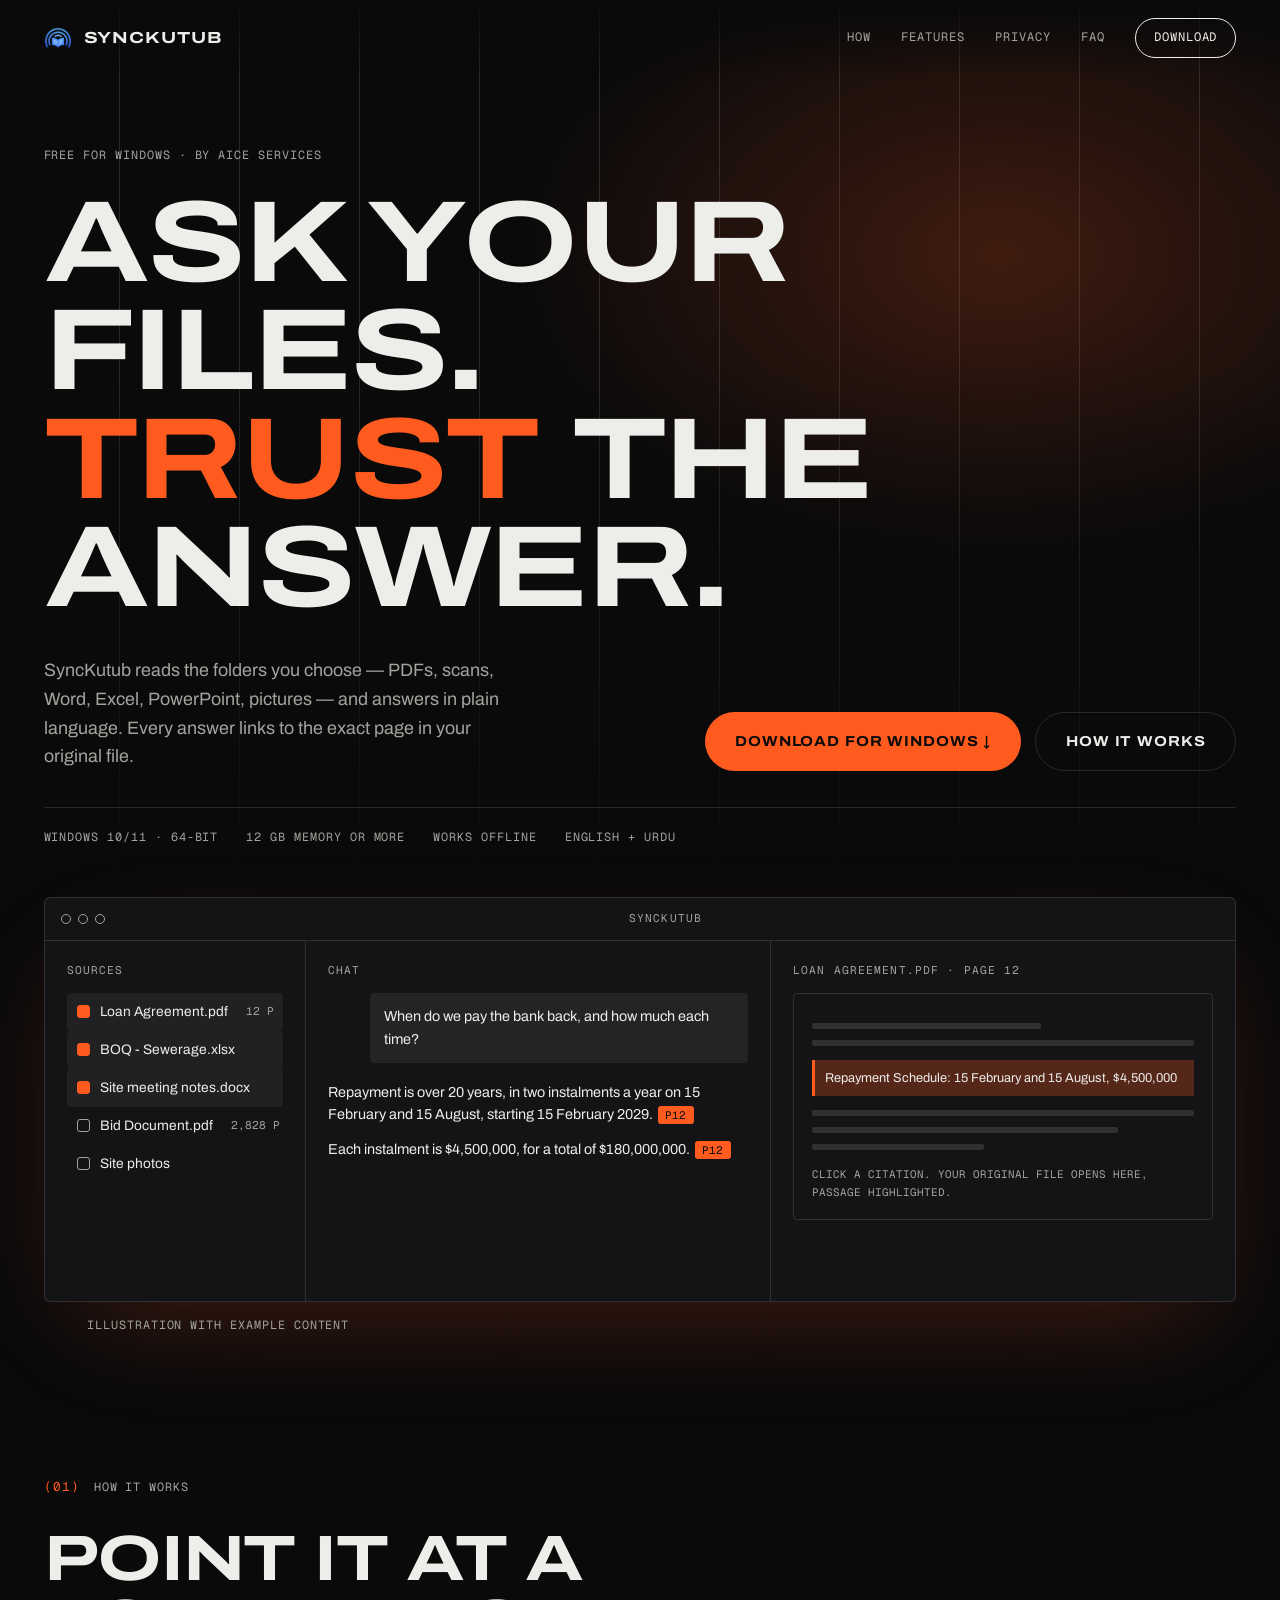
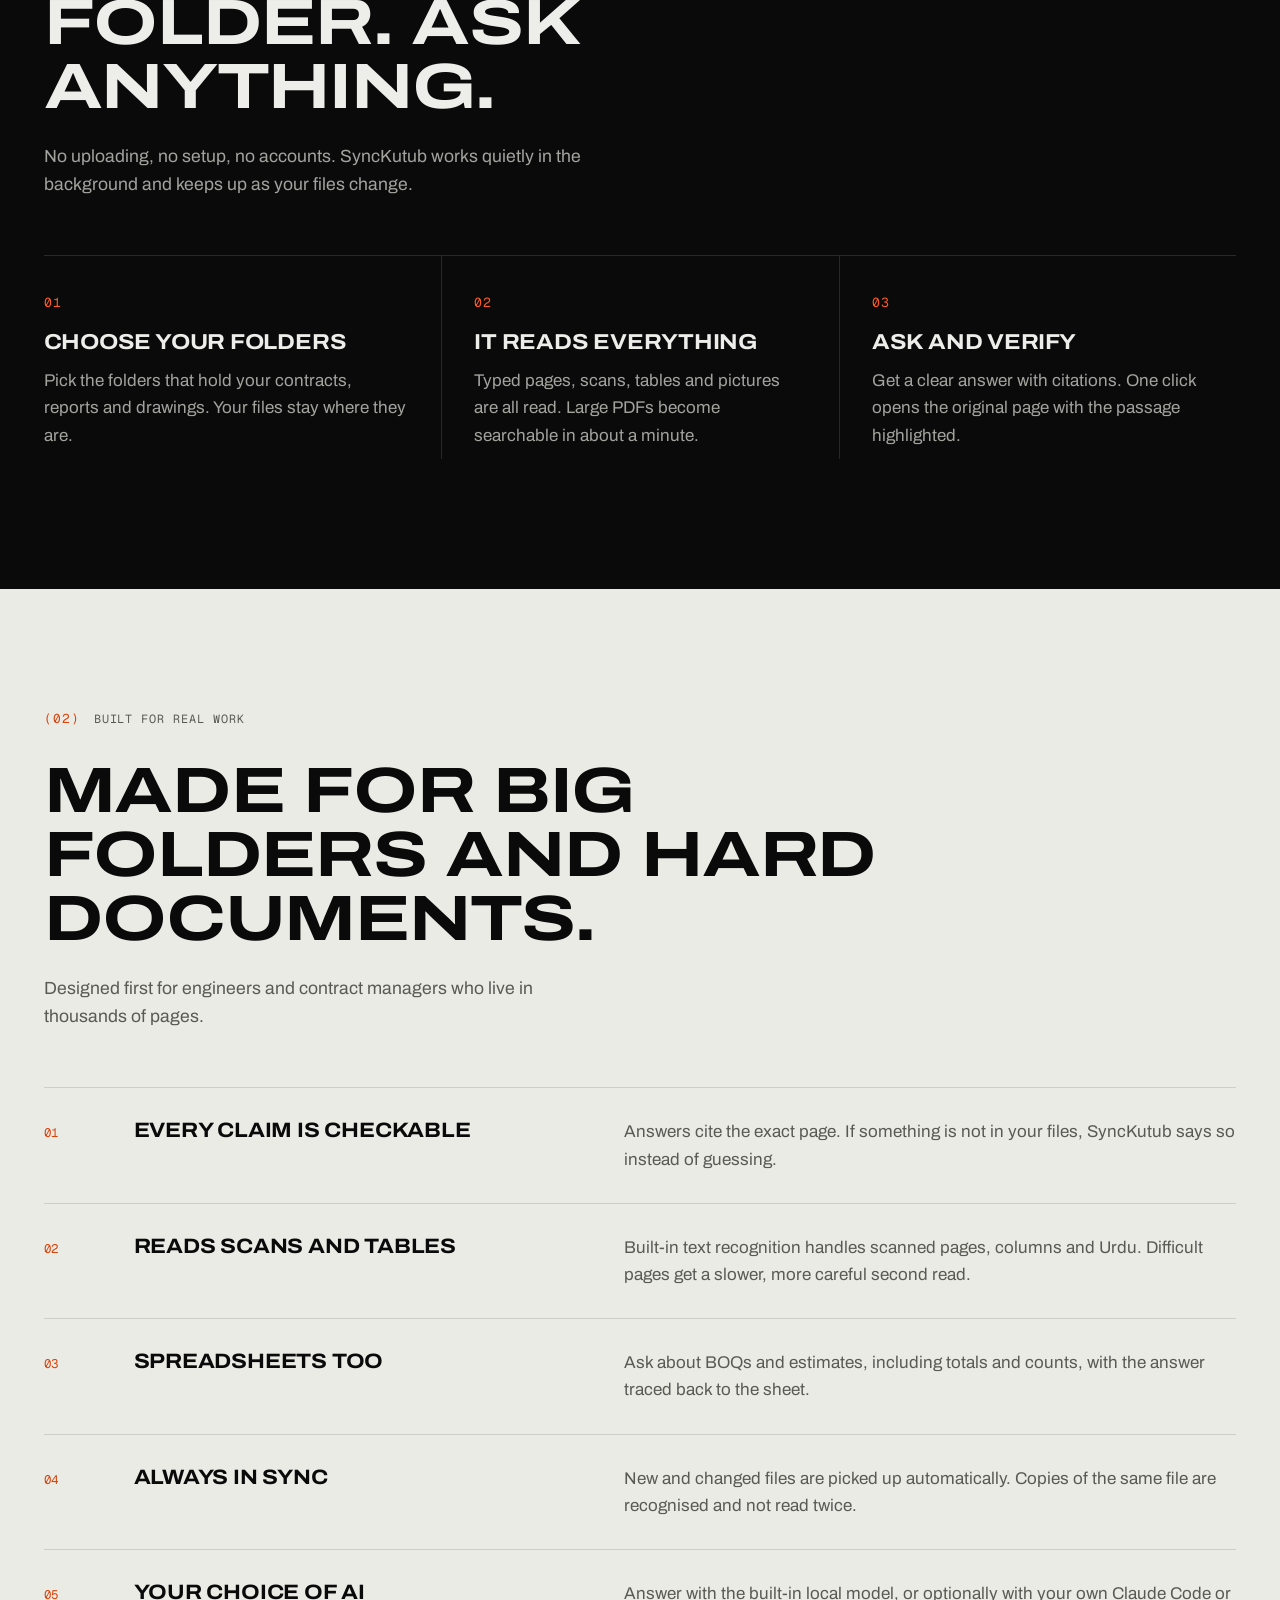
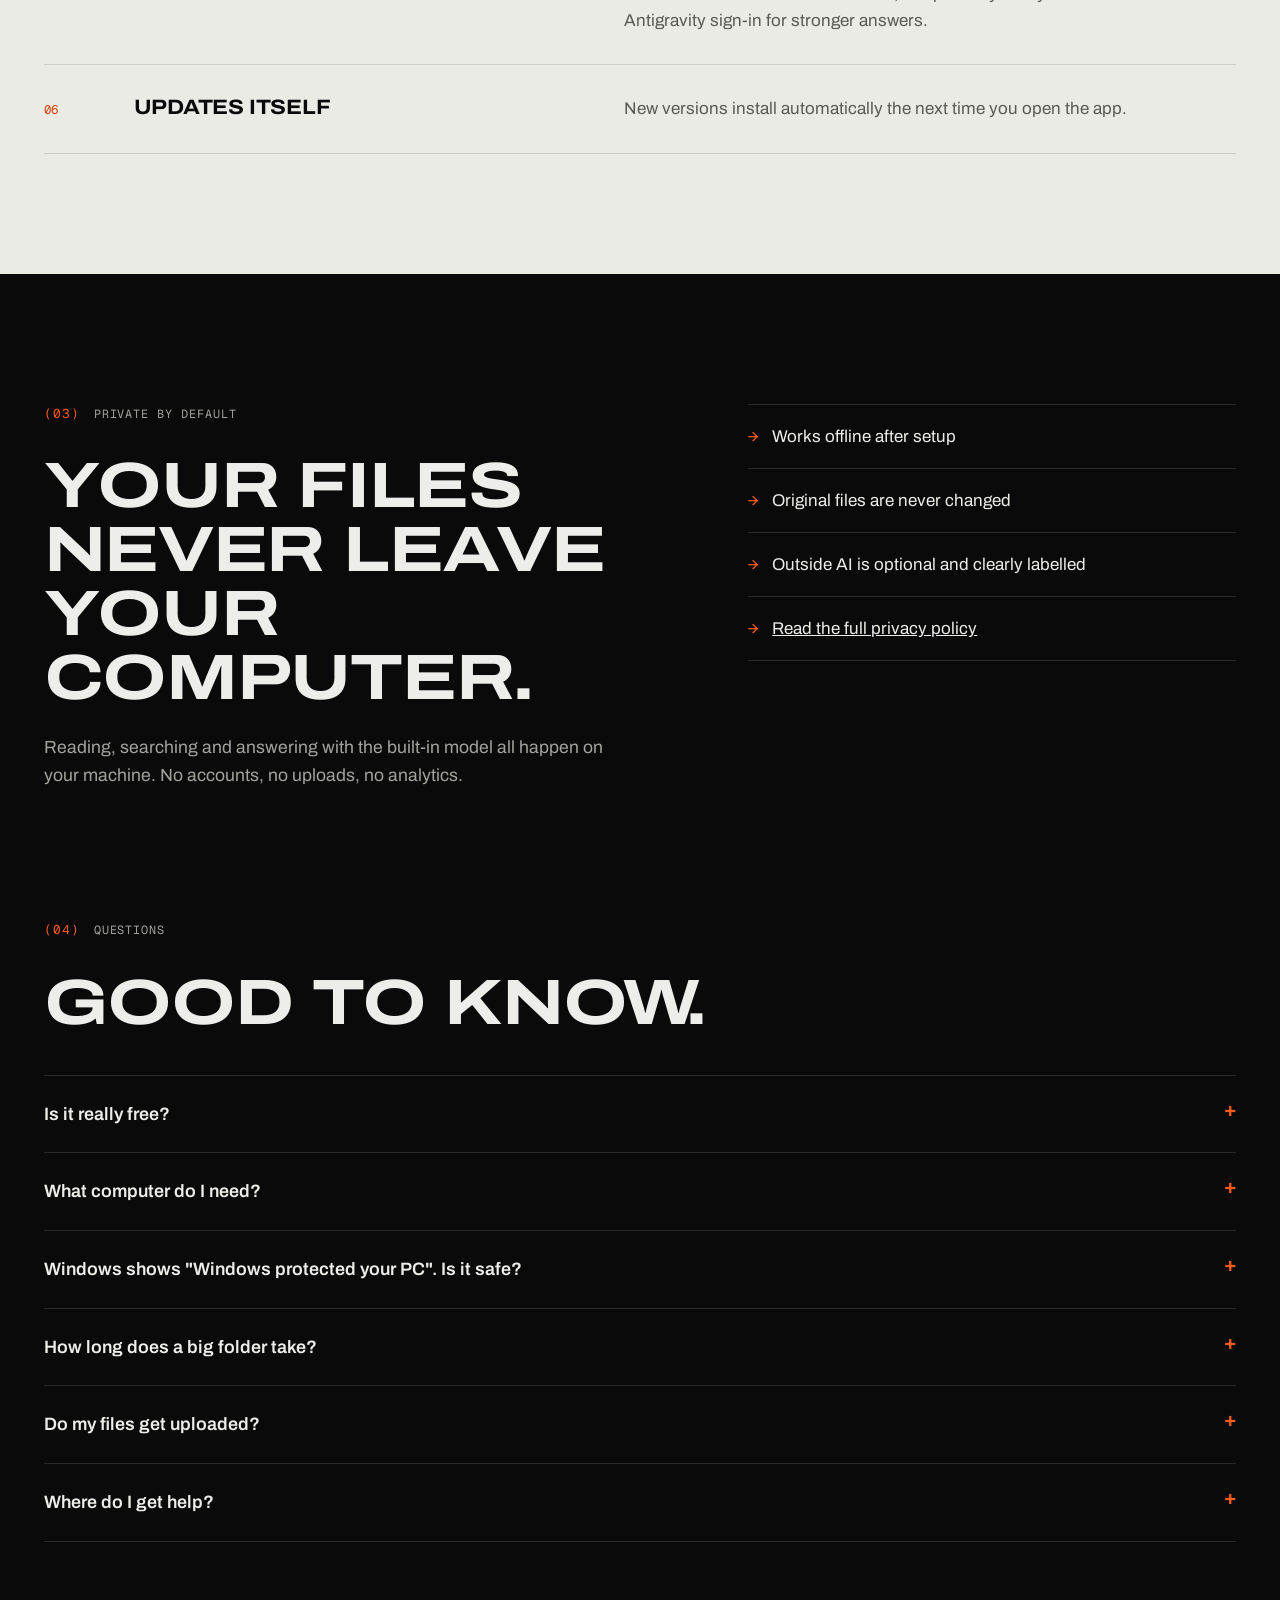
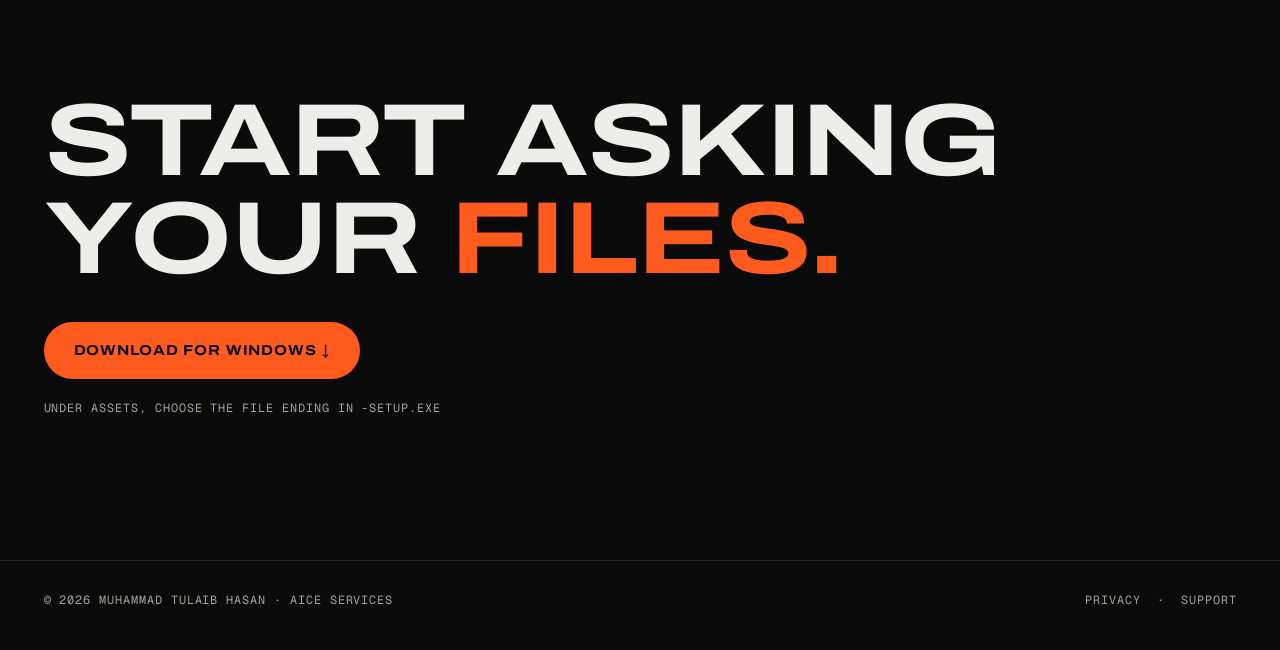
<file: synckutub/index.html>
<!doctype html><html lang="en"><head><meta charset="utf-8"><meta name="viewport" content="width=device-width,initial-scale=1">
<title>SyncKutub - ask questions of your own files</title>
<meta name="description" content="A free Windows app that answers questions from your own files, with clickable citations that open the exact page, highlighted.">
<meta name="theme-color" content="#0a0a0b">
<meta property="og:title" content="SyncKutub"><meta property="og:description" content="Ask your own files. Check every answer in one click.">
<link rel="icon" href="icon-1024.png">
<link rel="preconnect" href="https://fonts.googleapis.com"><link rel="preconnect" href="https://fonts.gstatic.com" crossorigin>
<link rel="stylesheet" href="https://fonts.googleapis.com/css2?family=Archivo:wdth,wght@100..125,400..700&family=Geist+Mono:wght@400&display=swap">
<link rel="stylesheet" href="style.css?v=4"></head><body>
<header><div class="wrap"><a class="brand" href="./"><img src="icon-1024.png" alt="">SyncKutub</a>
<nav><a href="#how">How</a><a href="#features">Features</a><a href="#privacy">Privacy</a><a href="#faq">FAQ</a><a class="navbtn" href="https://github.com/tulaibhasan/synckutub-releases/releases/latest">Download</a></nav></div></header>

<main>
<section class="hero"><div class="wrap">
<span class="mono">Free for Windows &middot; by AICE Services</span>
<h1>Ask your files.<br><span>Trust</span> the answer.</h1>
<div class="row">
<p class="lead">SyncKutub reads the folders you choose &mdash; PDFs, scans, Word, Excel, PowerPoint, pictures &mdash; and answers in plain language. Every answer links to the exact page in your original file.</p>
<div class="cta"><a class="btn" href="https://github.com/tulaibhasan/synckutub-releases/releases/latest">Download for Windows &darr;</a><a class="btn ghost" href="#how">How it works</a></div>
</div>
<div class="meta"><span class="mono">Windows 10/11 &middot; 64-bit</span><span class="mono">12 GB memory or more</span><span class="mono">Works offline</span><span class="mono">English + Urdu</span></div>
</div></section>

<div class="stage rv"><div class="app" aria-label="Illustration of the SyncKutub window">
<div class="bar"><i></i><i></i><i></i><span>SyncKutub</span></div>
<div class="cols">
<div class="pane srcs"><h5>Sources</h5>
<div class="src on"><b></b>Loan Agreement.pdf<small>12 P</small></div>
<div class="src on"><b></b>BOQ - Sewerage.xlsx</div>
<div class="src on"><b></b>Site meeting notes.docx</div>
<div class="src"><b></b>Bid Document.pdf<small>2,828 P</small></div>
<div class="src"><b></b>Site photos</div></div>
<div class="pane"><h5>Chat</h5>
<div class="q">When do we pay the bank back, and how much each time?</div>
<div class="ans"><p>Repayment is over 20 years, in two instalments a year on 15 February and 15 August, starting 15 February 2029.<span class="cite">P12</span></p>
<p>Each instalment is $4,500,000, for a total of $180,000,000.<span class="cite">P12</span></p></div></div>
<div class="pane pg"><h5>Loan Agreement.pdf &middot; Page 12</h5>
<div class="page"><div class="ln" style="width:60%"></div><div class="ln"></div>
<mark>Repayment Schedule: 15 February and 15 August, $4,500,000</mark>
<div class="ln"></div><div class="ln" style="width:80%"></div><div class="ln" style="width:45%"></div>
<div class="cap">CLICK A CITATION. YOUR ORIGINAL FILE OPENS HERE, PASSAGE HIGHLIGHTED.</div></div></div>
</div></div>
<div class="wrap"><p class="mono" style="margin-top:14px">Illustration with example content</p></div></div>

<section class="block" id="how"><div class="wrap">
<div class="label rv"><b>(01)</b><span class="mono">How it works</span></div>
<h2 class="big rv">Point it at a folder. Ask anything.</h2>
<p class="sub rv">No uploading, no setup, no accounts. SyncKutub works quietly in the background and keeps up as your files change.</p>
<div class="steps rv">
<div class="step"><div class="n">01</div><h3>Choose your folders</h3><p>Pick the folders that hold your contracts, reports and drawings. Your files stay where they are.</p></div>
<div class="step"><div class="n">02</div><h3>It reads everything</h3><p>Typed pages, scans, tables and pictures are all read. Large PDFs become searchable in about a minute.</p></div>
<div class="step"><div class="n">03</div><h3>Ask and verify</h3><p>Get a clear answer with citations. One click opens the original page with the passage highlighted.</p></div>
</div></div></section>

<section class="paper" id="features"><div class="wrap">
<div class="label rv"><b>(02)</b><span class="mono">Built for real work</span></div>
<h2 class="big rv">Made for big folders and hard documents.</h2>
<p class="sub rv">Designed first for engineers and contract managers who live in thousands of pages.</p>
<div class="list rv">
<div class="item"><span class="k">01</span><h3>Every claim is checkable</h3><p>Answers cite the exact page. If something is not in your files, SyncKutub says so instead of guessing.</p></div>
<div class="item"><span class="k">02</span><h3>Reads scans and tables</h3><p>Built-in text recognition handles scanned pages, columns and Urdu. Difficult pages get a slower, more careful second read.</p></div>
<div class="item"><span class="k">03</span><h3>Spreadsheets too</h3><p>Ask about BOQs and estimates, including totals and counts, with the answer traced back to the sheet.</p></div>
<div class="item"><span class="k">04</span><h3>Always in sync</h3><p>New and changed files are picked up automatically. Copies of the same file are recognised and not read twice.</p></div>
<div class="item"><span class="k">05</span><h3>Your choice of AI</h3><p>Answer with the built-in local model, or optionally with your own Claude Code or Antigravity sign-in for stronger answers.</p></div>
<div class="item"><span class="k">06</span><h3>Updates itself</h3><p>New versions install automatically the next time you open the app.</p></div>
</div></div></section>

<section class="block" id="privacy"><div class="wrap"><div class="priv">
<div class="rv"><div class="label"><b>(03)</b><span class="mono">Private by default</span></div>
<h2 class="big">Your files never leave your computer.</h2>
<p class="sub" style="margin-bottom:0">Reading, searching and answering with the built-in model all happen on your machine. No accounts, no uploads, no analytics.</p></div>
<ul class="rv"><li><b>&rarr;</b>Works offline after setup</li><li><b>&rarr;</b>Original files are never changed</li><li><b>&rarr;</b>Outside AI is optional and clearly labelled</li><li><b>&rarr;</b><a href="privacy.html">Read the full privacy policy</a></li></ul>
</div></div></section>

<section class="block" id="faq"><div class="wrap">
<div class="label rv"><b>(04)</b><span class="mono">Questions</span></div>
<h2 class="big rv">Good to know.</h2>
<div class="faq rv" style="margin-top:40px">
<details><summary>Is it really free?</summary><p>Yes. SyncKutub is free to download and use.</p></details>
<details><summary>What computer do I need?</summary><p>Windows 10 or 11 (64-bit) with at least 12 GB of memory. 16 GB or more is recommended; with 12 to 16 GB, answers are slower.</p></details>
<details><summary>Windows shows "Windows protected your PC". Is it safe?</summary><p>This warning appears for new apps from small publishers. Click <b>More info</b>, then <b>Run anyway</b>. The installer is published openly on GitHub.</p></details>
<details><summary>How long does a big folder take?</summary><p>It works in the background and files become searchable one by one. A large PDF is searchable by words in about a minute; scanned and image-heavy folders take longer.</p></details>
<details><summary>Do my files get uploaded?</summary><p>No. Only if you choose Claude Code or Antigravity as the answering tool are the short passages for your question sent to that service, under your own sign-in. The app tells you when this is on.</p></details>
<details><summary>Where do I get help?</summary><p>See the <a href="support.html" style="color:var(--signal)">support page</a>.</p></details>
</div></div></section>

<section class="final"><div class="wrap rv">
<h2>Start asking<br>your <span>files.</span></h2>
<a class="btn" href="https://github.com/tulaibhasan/synckutub-releases/releases/latest">Download for Windows &darr;</a>
<p class="mono" style="margin-top:20px">Under Assets, choose the file ending in -setup.exe</p></div></section>
</main>

<footer><div class="wrap"><span class="mono">&copy; 2026 Muhammad Tulaib Hasan &middot; <a href="https://aiceservices.com">AICE Services</a></span><span class="mono"><a href="privacy.html">Privacy</a> &nbsp;&middot;&nbsp; <a href="support.html">Support</a></span></div></footer>
<script>
var els=document.querySelectorAll('.rv');
if('IntersectionObserver' in window){var io=new IntersectionObserver(function(e){e.forEach(function(x){if(x.isIntersecting){x.target.classList.add('in');io.unobserve(x.target)}})},{threshold:.1});els.forEach(function(el){io.observe(el)})}else{els.forEach(function(el){el.classList.add('in')})}
</script>
</body></html>
</file>
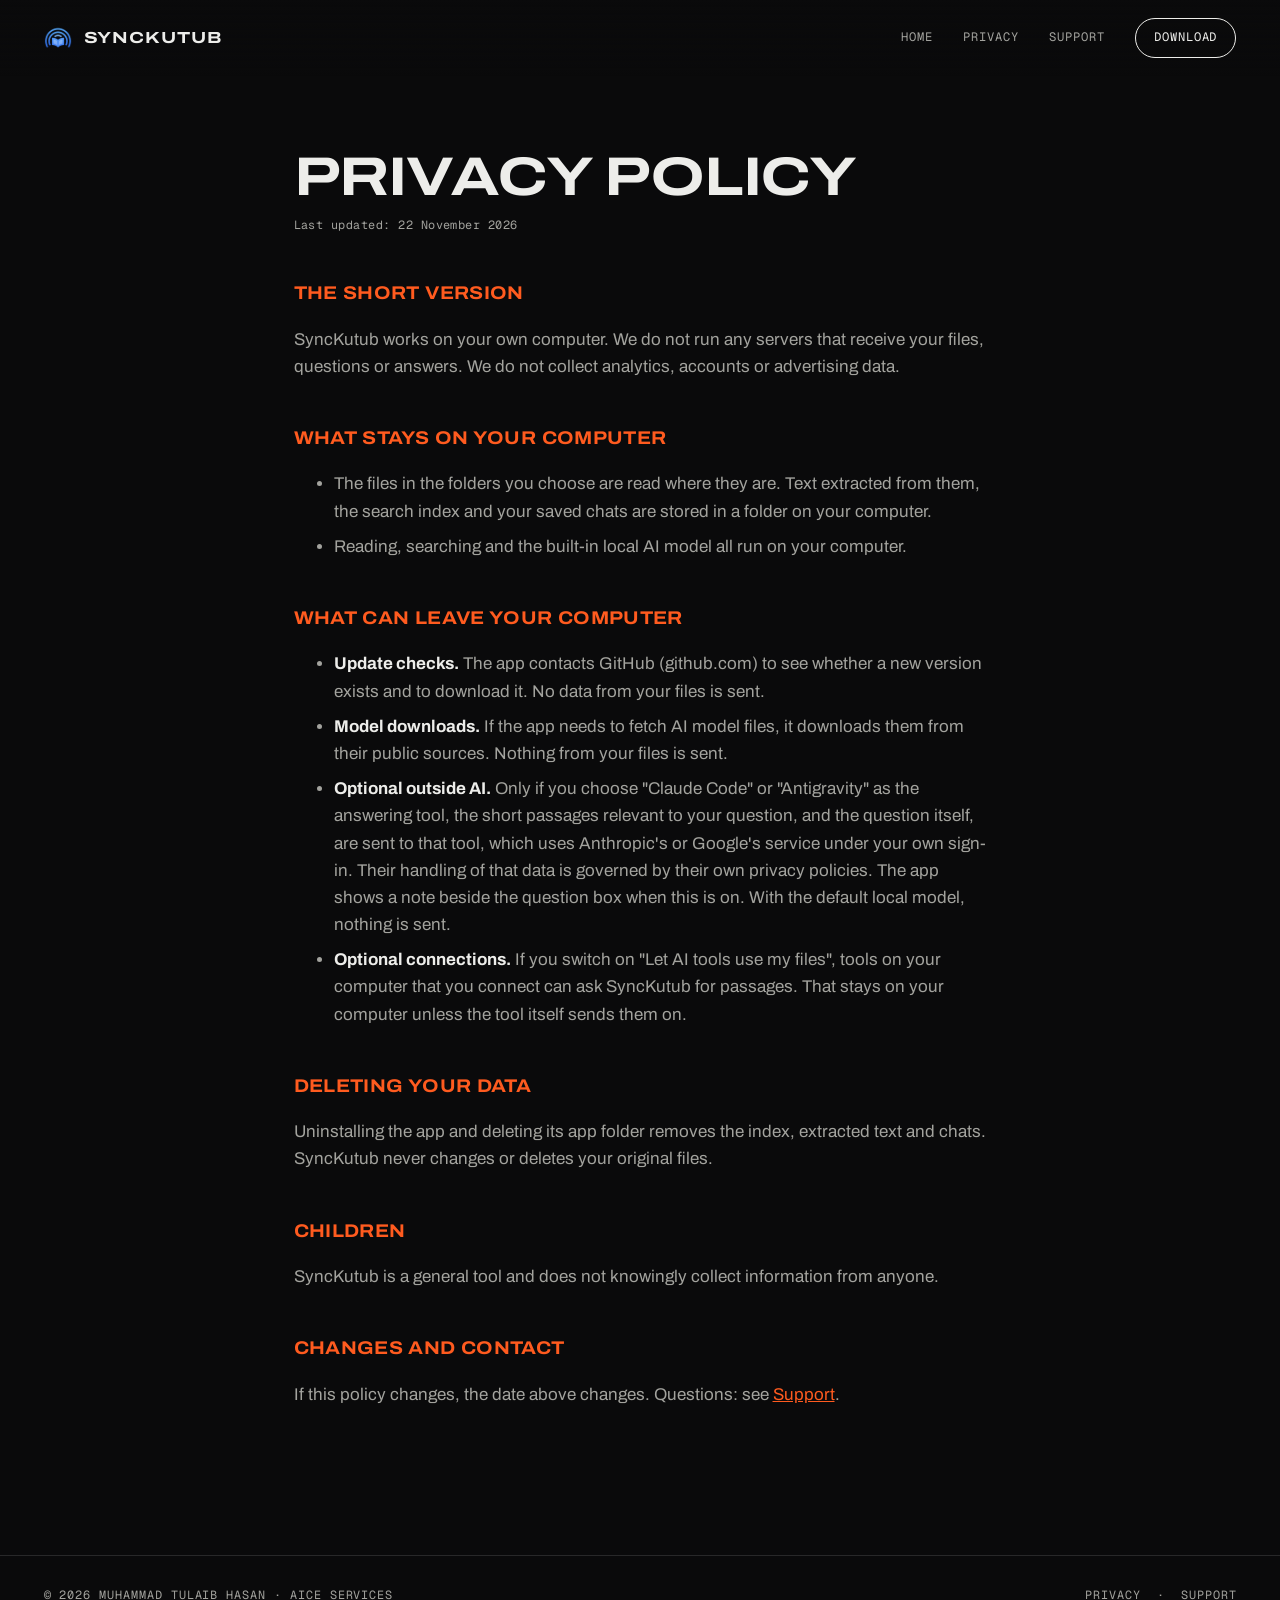
<file: synckutub/privacy.html>
<!doctype html><html lang="en"><head><meta charset="utf-8"><meta name="viewport" content="width=device-width,initial-scale=1">
<title>SyncKutub - Privacy policy</title><meta name="description" content="How SyncKutub handles your files and data."><link rel="icon" href="icon-1024.png"><link rel="stylesheet" href="https://fonts.googleapis.com/css2?family=Archivo:wdth,wght@100..125,400..700&family=Geist+Mono:wght@400&display=swap"><link rel="stylesheet" href="style.css?v=4"></head><body>
<header><div class="wrap"><a class="brand" href="./"><img src="icon-1024.png" alt="">SyncKutub</a><nav><a href="./">Home</a><a href="privacy.html">Privacy</a><a href="support.html">Support</a><a class="navbtn" href="https://github.com/tulaibhasan/synckutub-releases/releases/latest">Download</a></nav></div></header>
<main class="doc"><h1>Privacy policy</h1><p class="small">Last updated: 22 November 2026</p>
<h2>The short version</h2>
<p>SyncKutub works on your own computer. We do not run any servers that receive your files, questions or answers. We do not collect analytics, accounts or advertising data.</p>
<h2>What stays on your computer</h2>
<ul><li>The files in the folders you choose are read where they are. Text extracted from them, the search index and your saved chats are stored in a folder on your computer.</li>
<li>Reading, searching and the built-in local AI model all run on your computer.</li></ul>
<h2>What can leave your computer</h2>
<ul>
<li><b>Update checks.</b> The app contacts GitHub (github.com) to see whether a new version exists and to download it. No data from your files is sent.</li>
<li><b>Model downloads.</b> If the app needs to fetch AI model files, it downloads them from their public sources. Nothing from your files is sent.</li>
<li><b>Optional outside AI.</b> Only if you choose "Claude Code" or "Antigravity" as the answering tool, the short passages relevant to your question, and the question itself, are sent to that tool, which uses Anthropic's or Google's service under your own sign-in. Their handling of that data is governed by their own privacy policies. The app shows a note beside the question box when this is on. With the default local model, nothing is sent.</li>
<li><b>Optional connections.</b> If you switch on "Let AI tools use my files", tools on your computer that you connect can ask SyncKutub for passages. That stays on your computer unless the tool itself sends them on.</li>
</ul>
<h2>Deleting your data</h2>
<p>Uninstalling the app and deleting its app folder removes the index, extracted text and chats. SyncKutub never changes or deletes your original files.</p>
<h2>Children</h2><p>SyncKutub is a general tool and does not knowingly collect information from anyone.</p>
<h2>Changes and contact</h2>
<p>If this policy changes, the date above changes. Questions: see <a href="support.html">Support</a>.</p></main>
<footer><div class="wrap"><span class="mono">&copy; 2026 Muhammad Tulaib Hasan &middot; <a href="https://aiceservices.com">AICE Services</a></span><span class="mono"><a href="privacy.html">Privacy</a> &nbsp;&middot;&nbsp; <a href="support.html">Support</a></span></div></footer></body></html>
</file>
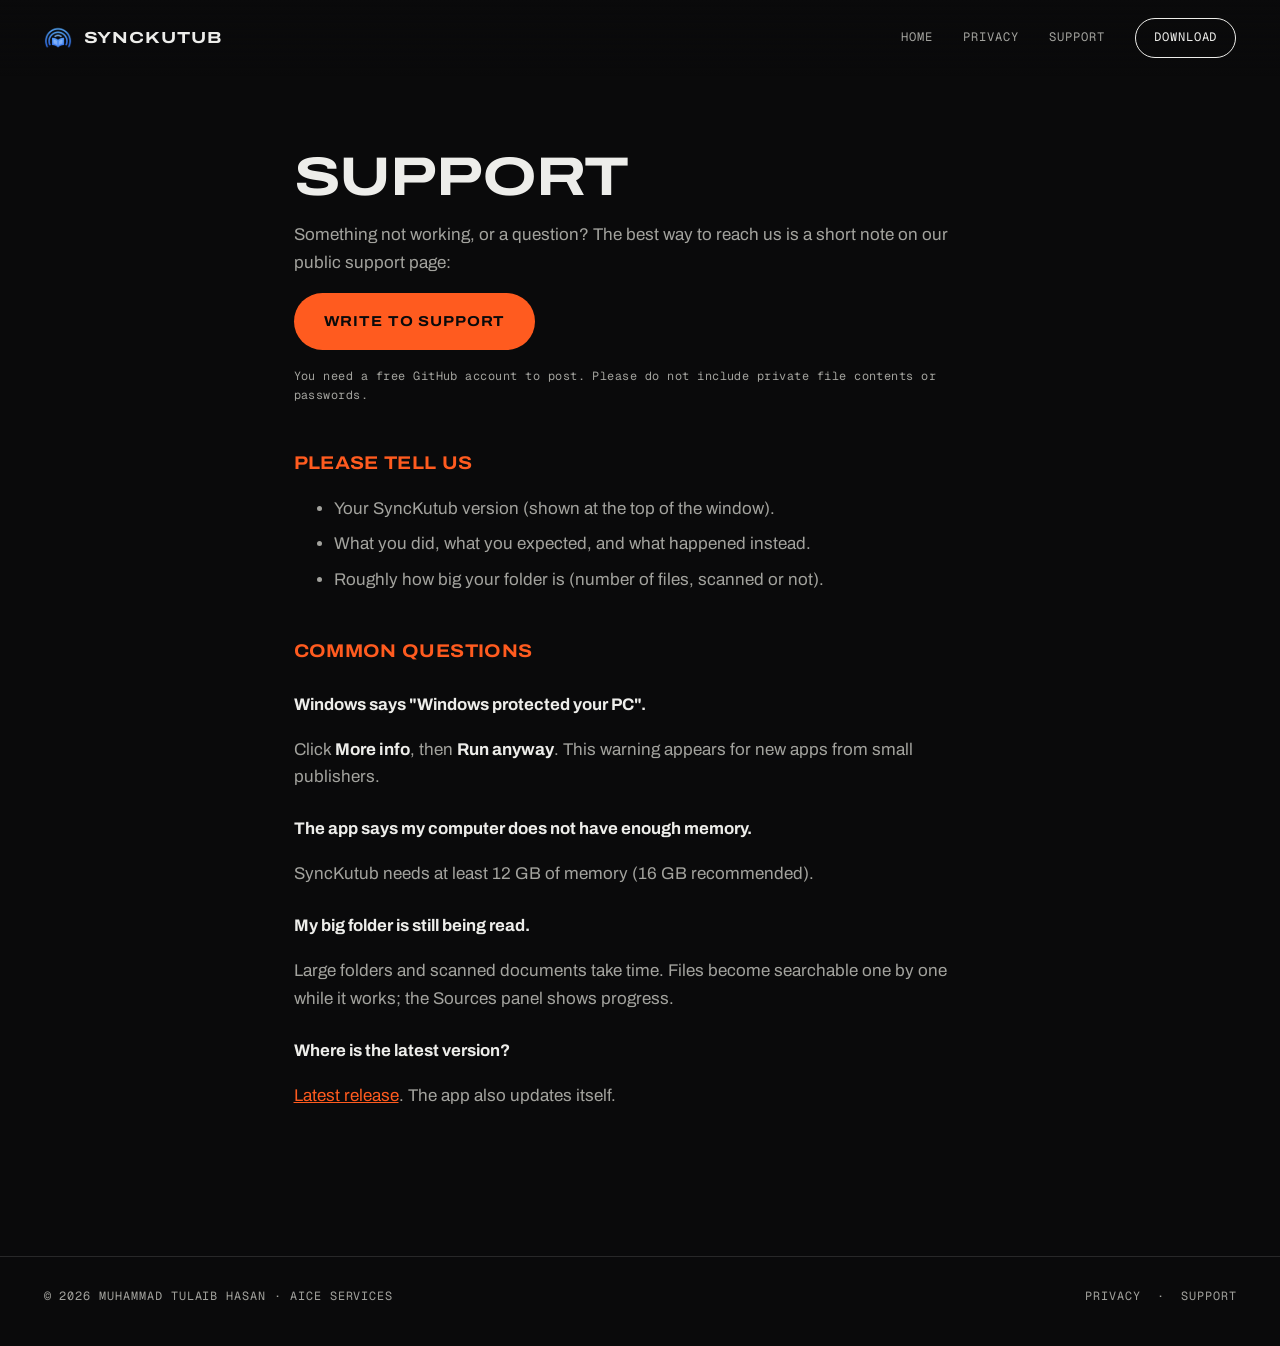
<file: synckutub/support.html>
<!doctype html><html lang="en"><head><meta charset="utf-8"><meta name="viewport" content="width=device-width,initial-scale=1">
<title>SyncKutub - Support</title><meta name="description" content="Get help with SyncKutub."><link rel="icon" href="icon-1024.png"><link rel="stylesheet" href="https://fonts.googleapis.com/css2?family=Archivo:wdth,wght@100..125,400..700&family=Geist+Mono:wght@400&display=swap"><link rel="stylesheet" href="style.css?v=4"></head><body>
<header><div class="wrap"><a class="brand" href="./"><img src="icon-1024.png" alt="">SyncKutub</a><nav><a href="./">Home</a><a href="privacy.html">Privacy</a><a href="support.html">Support</a><a class="navbtn" href="https://github.com/tulaibhasan/synckutub-releases/releases/latest">Download</a></nav></div></header>
<main class="doc"><h1>Support</h1>
<p>Something not working, or a question? The best way to reach us is a short note on our public support page:</p>
<p><a class="btn" href="https://github.com/tulaibhasan/synckutub-releases/issues/new">Write to support</a></p>
<p class="small">You need a free GitHub account to post. Please do not include private file contents or passwords.</p>
<h2>Please tell us</h2>
<ul><li>Your SyncKutub version (shown at the top of the window).</li><li>What you did, what you expected, and what happened instead.</li><li>Roughly how big your folder is (number of files, scanned or not).</li></ul>
<h2>Common questions</h2>
<h3>Windows says "Windows protected your PC".</h3><p>Click <b>More info</b>, then <b>Run anyway</b>. This warning appears for new apps from small publishers.</p>
<h3>The app says my computer does not have enough memory.</h3><p>SyncKutub needs at least 12 GB of memory (16 GB recommended).</p>
<h3>My big folder is still being read.</h3><p>Large folders and scanned documents take time. Files become searchable one by one while it works; the Sources panel shows progress.</p>
<h3>Where is the latest version?</h3><p><a href="https://github.com/tulaibhasan/synckutub-releases/releases/latest">Latest release</a>. The app also updates itself.</p>
</main>
<footer><div class="wrap"><span class="mono">&copy; 2026 Muhammad Tulaib Hasan &middot; <a href="https://aiceservices.com">AICE Services</a></span><span class="mono"><a href="privacy.html">Privacy</a> &nbsp;&middot;&nbsp; <a href="support.html">Support</a></span></div></footer></body></html>
</file>
<file: synckutub/style.css>
:root{
  --bg:#0a0a0b;--bg2:#141416;--fg:#ededea;--dim:#a3a39e;--paper:#ebebe6;--ink:#0a0a0b;--ink-dim:#5a5a55;
  --line:#ededea21;--line-l:#0a0a0b21;--signal:#ff5b1f;
  --f:"Archivo",system-ui,-apple-system,"Segoe UI",sans-serif;--mono:"Geist Mono",ui-monospace,SFMono-Regular,Menlo,monospace;
  --gutter:clamp(18px,3.4vw,52px);--ease:cubic-bezier(.16,1,.3,1);
}
*{box-sizing:border-box}
html{scroll-behavior:smooth;color-scheme:dark}
body{margin:0;background:var(--bg);color:var(--fg);font:400 17px/1.6 var(--f);-webkit-font-smoothing:antialiased}
a{color:inherit}
.wrap{max-width:1320px;margin:0 auto;padding:0 var(--gutter)}
.mono{font-family:var(--mono);font-size:.74rem;letter-spacing:.08em;text-transform:uppercase;color:var(--dim)}
/* header */
header{position:fixed;top:0;left:0;right:0;z-index:30;background:linear-gradient(var(--bg),transparent)}
header .wrap{display:flex;align-items:center;justify-content:space-between;height:76px}
.brand{display:flex;align-items:center;gap:12px;text-decoration:none;font-weight:700;letter-spacing:.06em;text-transform:uppercase;font-size:1rem;font-stretch:125%}
.brand img{width:28px;height:28px;border-radius:7px}
nav{display:flex;align-items:center;gap:30px}
nav a{text-decoration:none;font-family:var(--mono);font-size:.76rem;letter-spacing:.08em;text-transform:uppercase;color:var(--dim)}
nav a:hover{color:var(--fg)}
nav a.navbtn{color:var(--fg);border:1px solid var(--fg);padding:9px 18px;border-radius:999px}
nav a.navbtn:hover{background:var(--fg);color:var(--ink)}
/* buttons */
.btn{display:inline-flex;align-items:center;gap:10px;background:var(--signal);color:#0a0a0b;padding:17px 30px;border-radius:999px;text-decoration:none;font-weight:700;font-size:.9rem;letter-spacing:.06em;text-transform:uppercase;font-stretch:112%;transition:transform .25s var(--ease)}
.btn:hover{transform:translateY(-3px)}
.btn.ghost{background:transparent;color:var(--fg);border:1px solid var(--line)}
.btn.ghost:hover{border-color:var(--fg)}
/* hero */
.hero{position:relative;min-height:100vh;display:flex;flex-direction:column;justify-content:flex-end;padding:140px 0 60px;overflow:hidden}
.hero::before{content:"";position:absolute;inset:0;background:
  radial-gradient(ellipse 55% 50% at 78% 28%,rgba(255,91,31,.22),transparent 70%),
  repeating-linear-gradient(90deg,transparent 0 119px,var(--line) 119px 120px);
  mask-image:linear-gradient(#000 40%,transparent);-webkit-mask-image:linear-gradient(#000 40%,transparent);pointer-events:none}
.hero .wrap{position:relative;width:100%}
.hero h1{font-weight:700;font-stretch:125%;text-transform:uppercase;font-size:clamp(2.5rem,9vw,8.4rem);line-height:.94;letter-spacing:-.02em;margin:22px 0 34px}
.hero h1 span{color:var(--signal)}
.hero .row{display:flex;justify-content:space-between;align-items:flex-end;gap:40px;flex-wrap:wrap}
.hero .lead{max-width:480px;color:var(--dim);font-size:1.12rem;margin:0}
.cta{display:flex;gap:14px;flex-wrap:wrap}
.hero .meta{margin-top:36px;display:flex;gap:28px;flex-wrap:wrap;padding-top:20px;border-top:1px solid var(--line)}
/* section scaffolding */
section.block{padding:130px 0 0}
.label{display:flex;align-items:baseline;gap:14px;margin-bottom:30px}
.label b{font-family:var(--mono);font-weight:400;color:var(--signal);font-size:.8rem;letter-spacing:.08em}
h2.big{font-weight:700;font-stretch:125%;text-transform:uppercase;font-size:clamp(1.9rem,5vw,4.2rem);line-height:1;letter-spacing:-.02em;margin:0 0 24px;max-width:18ch}
.sub{color:var(--dim);max-width:560px;font-size:1.1rem;margin:0 0 56px}
/* app window */
.stage{margin-top:-10px;padding:0 var(--gutter);max-width:1320px;margin-left:auto;margin-right:auto}
.app{background:var(--bg2);border:1px solid var(--line);border-radius:6px;overflow:hidden;font-size:.9rem;box-shadow:0 40px 120px -40px rgba(255,91,31,.28)}
.bar{display:flex;align-items:center;gap:7px;padding:12px 16px;border-bottom:1px solid var(--line)}
.bar i{width:10px;height:10px;border-radius:50%;border:1px solid var(--dim);display:block}
.bar span{margin:0 auto;font-family:var(--mono);font-size:.7rem;letter-spacing:.1em;text-transform:uppercase;color:var(--dim)}
.cols{display:grid;grid-template-columns:260px 1fr 1fr}
.pane{padding:22px;min-height:360px}
.pane+.pane{border-left:1px solid var(--line)}
.pane h5{margin:0 0 16px;font:400 .7rem var(--mono);letter-spacing:.1em;text-transform:uppercase;color:var(--dim)}
.src{display:flex;align-items:center;gap:10px;padding:8px 10px;border-radius:4px;white-space:nowrap;overflow:hidden;text-overflow:ellipsis;font-size:.86rem}
.src.on{background:#ededea0f}
.src b{width:13px;height:13px;border-radius:3px;border:1px solid var(--dim);flex:none}
.src.on b{background:var(--signal);border-color:var(--signal)}
.src small{margin-left:auto;padding-left:8px;font-family:var(--mono);color:var(--dim);font-size:.7rem}
.q{background:#ededea12;border-radius:4px;padding:12px 14px;margin:0 0 18px auto;max-width:90%}
.ans p{margin:0 0 12px;line-height:1.55}
.cite{display:inline-block;font:400 .68rem var(--mono);background:var(--signal);color:#0a0a0b;padding:2px 7px;border-radius:3px;margin-left:5px;letter-spacing:.04em}
.page{border:1px solid var(--line);border-radius:4px;padding:18px}
.page .ln{height:6px;background:var(--line);margin:11px 0;border-radius:2px}
.page mark{display:block;background:rgba(255,91,31,.28);color:var(--fg);padding:8px 10px;border-left:3px solid var(--signal);font-size:.8rem;margin:14px 0}
.page .cap{font-family:var(--mono);font-size:.68rem;color:var(--dim);margin-top:16px;line-height:1.6}
/* steps */
.steps{display:grid;grid-template-columns:repeat(3,1fr);border-top:1px solid var(--line)}
.step{padding:36px 32px 10px 0}
.step+.step{padding-left:32px;border-left:1px solid var(--line)}
.step .n{font-family:var(--mono);color:var(--signal);font-size:.82rem;letter-spacing:.08em}
.step h3{font-weight:700;font-stretch:112%;text-transform:uppercase;font-size:1.35rem;letter-spacing:-.01em;margin:18px 0 12px;line-height:1.1}
.step p{margin:0;color:var(--dim)}
/* paper section */
.paper{background:var(--paper);color:var(--ink);margin-top:130px;padding:120px 0}
.paper .sub,.paper .mono{color:var(--ink-dim)}
.paper .label b{color:#d9440c}
.list{border-top:1px solid var(--line-l)}
.item{display:grid;grid-template-columns:70px 1fr 1.3fr;gap:20px;padding:30px 0;border-bottom:1px solid var(--line-l);align-items:baseline;transition:padding .35s var(--ease)}
.item:hover{padding-left:14px}
.item .k{font-family:var(--mono);font-size:.78rem;color:#d9440c}
.item h3{margin:0;font-weight:700;font-stretch:112%;text-transform:uppercase;font-size:1.3rem;letter-spacing:-.01em;line-height:1.1}
.item p{margin:0;color:var(--ink-dim)}
/* privacy */
.priv{display:grid;grid-template-columns:1.3fr 1fr;gap:70px;align-items:start}
.priv ul{list-style:none;margin:0;padding:0;border-top:1px solid var(--line)}
.priv li{padding:18px 0;border-bottom:1px solid var(--line);display:flex;gap:14px;color:var(--fg)}
.priv li b{font-family:var(--mono);color:var(--signal);font-weight:400}
/* faq */
.faq{border-top:1px solid var(--line)}
.faq details{border-bottom:1px solid var(--line);padding:24px 0}
.faq summary{cursor:pointer;list-style:none;display:flex;justify-content:space-between;gap:24px;font-weight:600;font-size:1.12rem}
.faq summary::-webkit-details-marker{display:none}
.faq summary::after{content:"+";font-family:var(--mono);color:var(--signal);font-size:1.3rem;line-height:1}
.faq details[open] summary::after{content:"\2212"}
.faq p{color:var(--dim);margin:14px 0 0;max-width:68ch}
/* final */
.final{padding:150px 0 20px}
.final h2{font-weight:700;font-stretch:125%;text-transform:uppercase;font-size:clamp(2.4rem,8vw,7rem);line-height:.96;letter-spacing:-.02em;margin:0 0 34px}
.final h2 span{color:var(--signal)}
footer{margin-top:110px;border-top:1px solid var(--line);padding:30px 0 40px}
footer .wrap{display:flex;justify-content:space-between;flex-wrap:wrap;gap:12px}
footer a{text-decoration:none}footer a:hover{color:var(--fg)}
/* reveal */
.rv{opacity:0;transform:translateY(26px);transition:opacity .9s var(--ease),transform .9s var(--ease)}
.rv.in{opacity:1;transform:none}
@media (prefers-reduced-motion:reduce){.rv{opacity:1;transform:none;transition:none}html{scroll-behavior:auto}}
/* document pages */
main.doc{max-width:780px;margin:0 auto;padding:150px var(--gutter) 20px}
main.doc h1{font-weight:700;font-stretch:125%;text-transform:uppercase;font-size:clamp(2rem,5vw,3.4rem);line-height:1;letter-spacing:-.02em;margin:0 0 10px}
main.doc h2{font-weight:700;font-stretch:112%;text-transform:uppercase;font-size:1.15rem;margin:44px 0 12px;color:var(--signal);letter-spacing:.02em}
main.doc h3{margin:26px 0 4px;font-size:1.05rem}
main.doc li{margin:8px 0}
main.doc p,main.doc li{color:var(--dim)}
main.doc b{color:var(--fg)}
main.doc a:not(.btn){color:var(--signal)}
.small{font-family:var(--mono);font-size:.74rem;color:var(--dim);letter-spacing:.04em}
.note{border-left:3px solid var(--signal);padding:6px 0 6px 16px}
/* phone */
@media (max-width:860px){
  nav a:not(.navbtn){display:none}
  .cols{grid-template-columns:1fr}
  .pane+.pane{border-left:0;border-top:1px solid var(--line)}
  .pane{min-height:0}.pane.srcs,.pane.pg{display:none}
  .steps{grid-template-columns:1fr}
  .step,.step+.step{padding:30px 0 6px;border-left:0}
  .step+.step{border-top:1px solid var(--line)}
  .item{grid-template-columns:44px 1fr;gap:6px 14px}
  .item p{grid-column:2}
  .priv{grid-template-columns:1fr;gap:40px}
  section.block{padding-top:90px}.paper{margin-top:90px;padding:80px 0}
}
</file>
